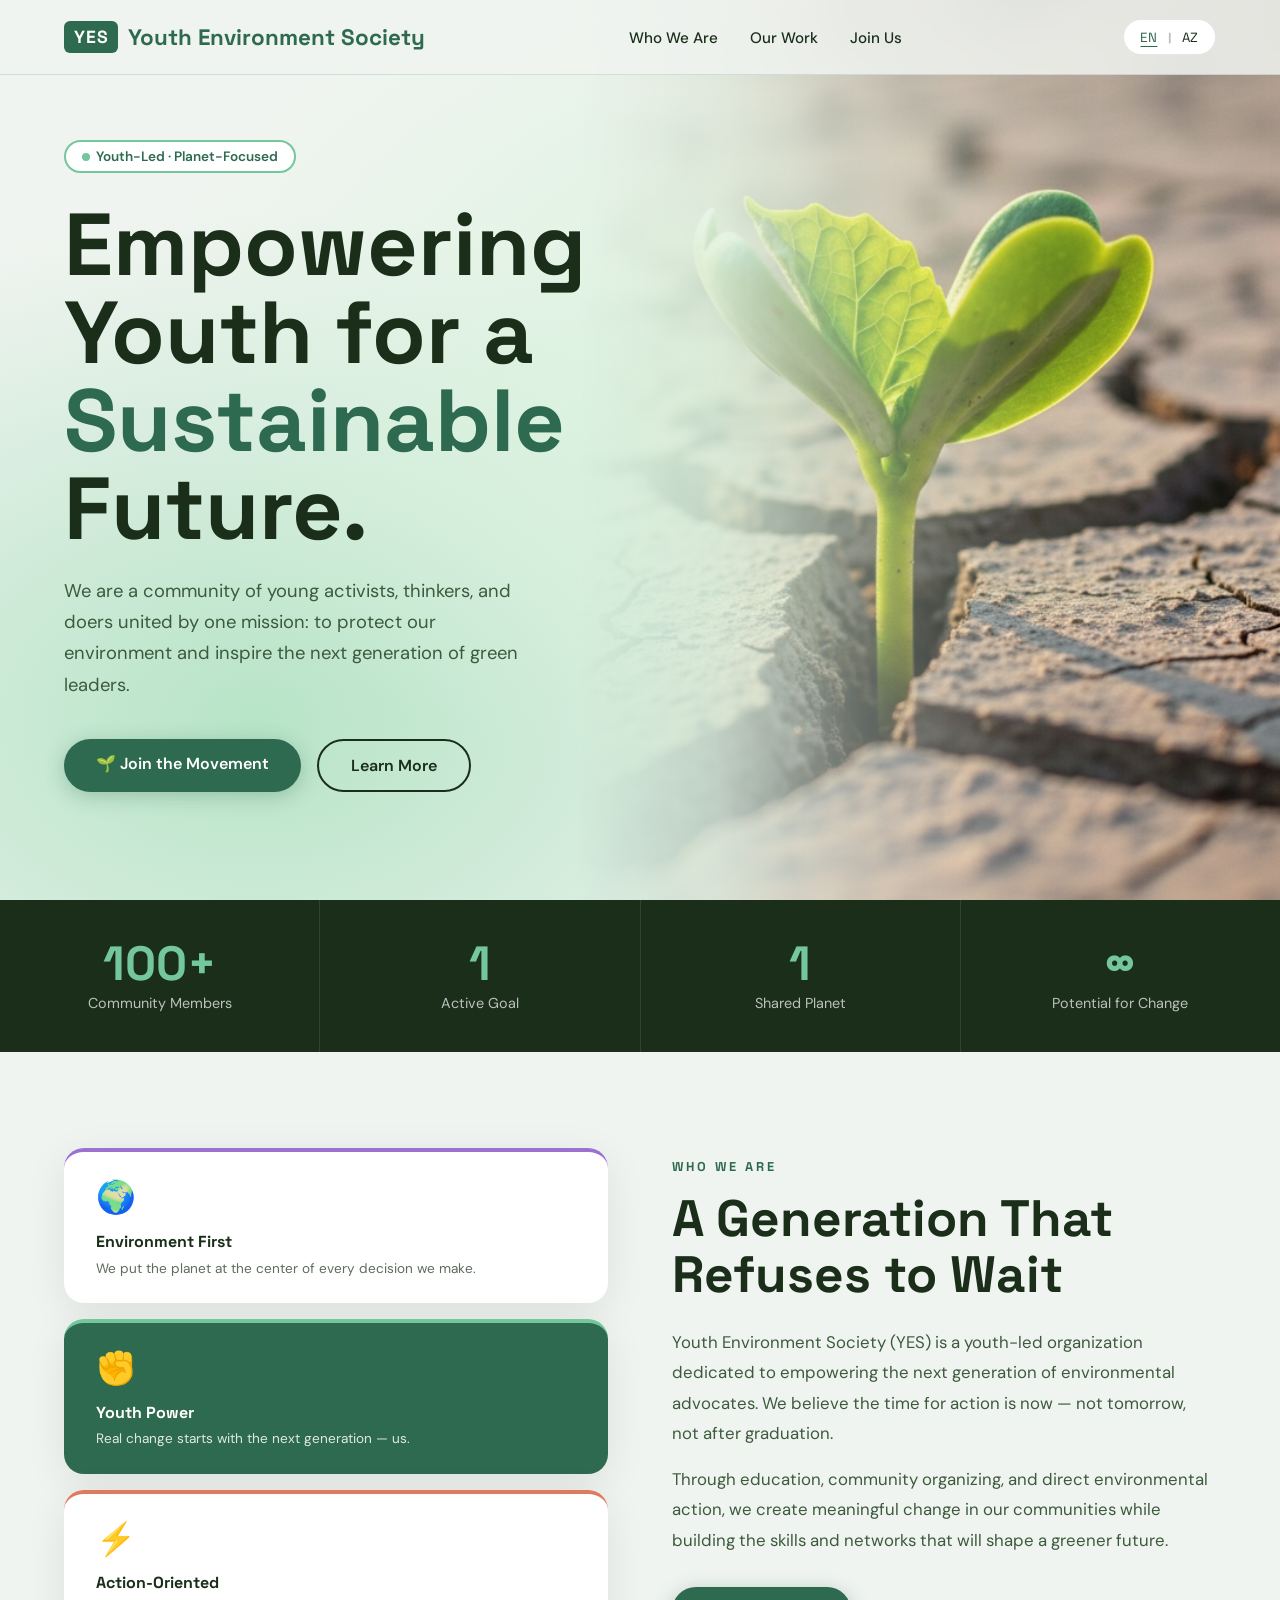
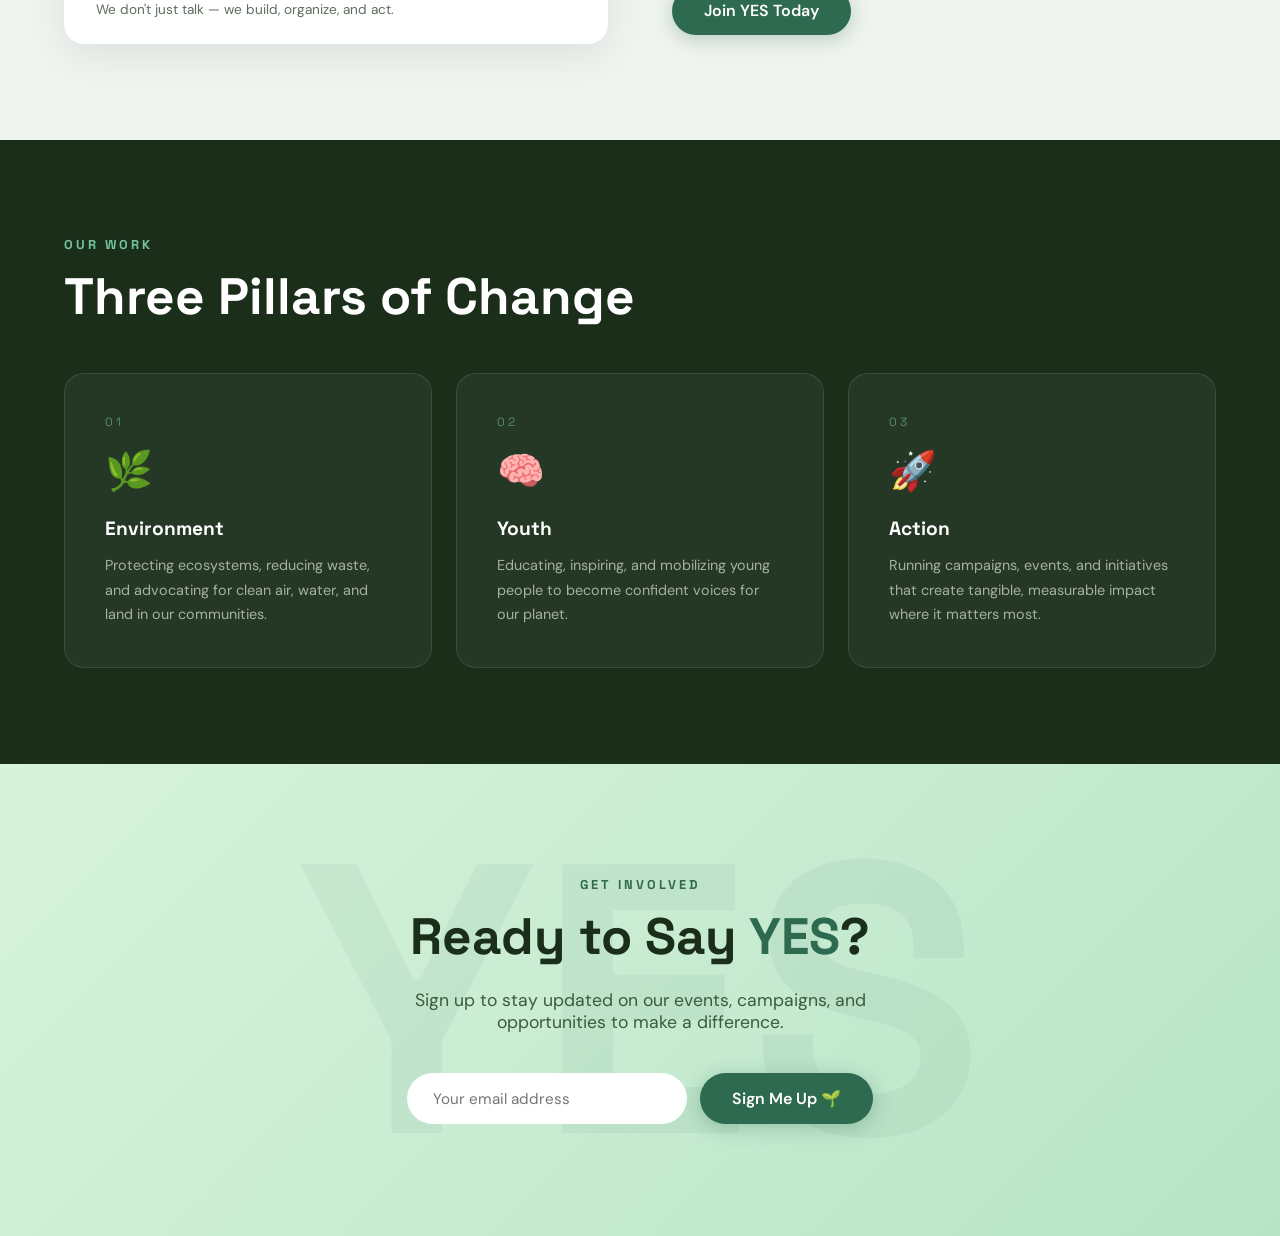
<file: Sayt component/index.html>
<!DOCTYPE html>
<html lang="en">

<head>
  <meta charset="UTF-8">
  <meta name="viewport" content="width=device-width, initial-scale=1.0">
  <title>Youth Environment Society — YES</title>
  <link
    href="https://fonts.googleapis.com/css2?family=Space+Grotesk:wght@400;600;700&family=DM+Sans:wght@300;400;500&display=swap"
    rel="stylesheet">
  <style>
    :root {
      --green: #2d6a4f;
      --lime: #74c69d;
      --bright: #b7e4c7;
      --yellow: #f4d35e;
      --pink: #e07a5f;
      --purple: #9b72cf;
      --bg: #f0f4f0;
      --dark: #1a2e1a;
    }

    * {
      margin: 0;
      padding: 0;
      box-sizing: border-box;
    }

    html {
      scroll-behavior: smooth;
    }

    body {
      font-family: 'DM Sans', sans-serif;
      background: var(--bg);
      color: var(--dark);
      overflow-x: hidden;
    }

    /* NAV */
    nav {
      position: fixed;
      top: 0;
      width: 100%;
      z-index: 100;
      display: flex;
      align-items: center;
      justify-content: space-between;
      padding: 1.2rem 5%;
      background: rgba(240, 244, 240, 0.85);
      backdrop-filter: blur(12px);
      border-bottom: 1px solid rgba(45, 106, 79, 0.15);
    }

    .logo {
      display: flex;
      align-items: center;
      gap: 0.6rem;
      font-family: 'Space Grotesk', sans-serif;
      font-weight: 800;
      font-size: 1.4rem;
      color: var(--green);
      text-decoration: none;
    }

    .logo-badge {
      background: var(--green);
      color: white;
      padding: 0.3rem 0.6rem;
      border-radius: 6px;
      font-size: 1.1rem;
      letter-spacing: 1px;
    }

    .nav-links {
      display: flex;
      gap: 2rem;
      list-style: none;
    }

    .nav-links a {
      font-size: 0.95rem;
      color: var(--dark);
      text-decoration: none;
      font-weight: 500;
      transition: color 0.2s;
    }

    .nav-links a:hover {
      color: var(--green);
    }

    .nav-cta {
      background: var(--green);
      color: white;
      padding: 0.6rem 1.4rem;
      border-radius: 50px;
      font-size: 0.9rem;
      font-weight: 600;
      text-decoration: none;
      transition: background 0.2s, transform 0.2s;
    }

    .lang-switch {
      display: flex;
      align-items: center;
      gap: 0.4rem;
      font-size: 0.8rem;
      font-weight: 700;
      background: white;
      padding: 0.4rem 0.8rem;
      border-radius: 50px;
      border: 1px solid rgba(45, 106, 79, 0.15);
      margin-left: 1rem;
    }

    .lang-switch button {
      background: none;
      border: none;
      color: var(--dark);
      cursor: pointer;
      padding: 2px 4px;
      transition: color 0.2s;
      font-family: 'Space Grotesk', sans-serif;
    }

    .lang-switch button.active {
      color: var(--green);
      text-decoration: underline;
      text-underline-offset: 4px;
    }

    .lang-switch button:hover:not(.active) {
      color: var(--green);
      opacity: 0.7;
    }

    .lang-divider {
      opacity: 0.3;
      user-select: none;
    }

    /* HERO */
    .hero {
      min-height: 100vh;
      display: flex;
      align-items: center;
      padding: 6rem 5% 4rem;
      position: relative;
      overflow: hidden;
    }

    .hero-bg {
      position: absolute;
      inset: 0;
      z-index: 0;
      background: radial-gradient(ellipse at 70% 40%, #d8f3dc 0%, transparent 60%),
        radial-gradient(ellipse at 20% 80%, #b7e4c7 0%, transparent 50%);
    }

    /* ── PLANT IMAGE (v2 only) ── */
    .hero-plant {
      position: absolute;
      right: 0;
      top: 0;
      height: 100%;
      width: 55%;
      z-index: 1;
      pointer-events: none;
    }

    .hero-plant img {
      position: absolute;
      right: 0;
      top: 0;
      height: 100%;
      width: 100%;
      object-fit: cover;
      object-position: center top;
      /* fade from transparent on left → fully visible on right */
      -webkit-mask-image: linear-gradient(to right, transparent 0%, rgba(0, 0, 0, 0.15) 20%, rgba(0, 0, 0, 0.55) 40%, rgba(0, 0, 0, 0.85) 65%, black 100%);
      mask-image: linear-gradient(to right, transparent 0%, rgba(0, 0, 0, 0.15) 20%, rgba(0, 0, 0, 0.55) 40%, rgba(0, 0, 0, 0.85) 65%, black 100%);
    }



    .hero-content {
      position: relative;
      z-index: 2;
      max-width: 620px;
    }

    .hero-tag {
      display: inline-flex;
      align-items: center;
      gap: 0.4rem;
      background: white;
      border: 2px solid var(--lime);
      padding: 0.35rem 1rem;
      border-radius: 50px;
      font-size: 0.85rem;
      font-weight: 600;
      color: var(--green);
      margin-bottom: 1.8rem;
      animation: fadeUp 0.7s ease both;
    }

    .hero-tag span {
      width: 8px;
      height: 8px;
      background: var(--lime);
      border-radius: 50%;
      display: inline-block;
    }

    h1 {
      font-family: 'Space Grotesk', sans-serif;
      font-size: clamp(3rem, 7vw, 5.5rem);
      font-weight: 800;
      line-height: 1.0;
      color: var(--dark);
      margin-bottom: 1.4rem;
      animation: fadeUp 0.7s 0.1s ease both;
    }

    h1 em {
      color: var(--green);
      font-style: normal;
    }

    .hero-sub {
      font-size: 1.15rem;
      line-height: 1.7;
      color: #3d5a3d;
      max-width: 480px;
      margin-bottom: 2.4rem;
      animation: fadeUp 0.7s 0.2s ease both;
    }

    .hero-btns {
      display: flex;
      gap: 1rem;
      flex-wrap: wrap;
      animation: fadeUp 0.7s 0.3s ease both;
    }

    .btn-primary {
      background: var(--green);
      color: white;
      padding: 0.85rem 2rem;
      border-radius: 50px;
      font-weight: 600;
      font-size: 1rem;
      text-decoration: none;
      transition: transform 0.2s, box-shadow 0.2s;
      box-shadow: 0 4px 20px rgba(45, 106, 79, 0.3);
    }

    .btn-primary:hover {
      transform: translateY(-3px);
      box-shadow: 0 8px 30px rgba(45, 106, 79, 0.4);
    }

    .btn-secondary {
      background: transparent;
      color: var(--dark);
      padding: 0.85rem 2rem;
      border-radius: 50px;
      font-weight: 600;
      font-size: 1rem;
      text-decoration: none;
      border: 2px solid var(--dark);
      transition: background 0.2s, color 0.2s;
    }

    .btn-secondary:hover {
      background: var(--dark);
      color: white;
    }

    @keyframes fadeUp {
      from {
        opacity: 0;
        transform: translateY(24px);
      }

      to {
        opacity: 1;
        transform: translateY(0);
      }
    }

    /* STATS */
    .stats {
      display: flex;
      gap: 0;
      flex-wrap: wrap;
      background: var(--dark);
      color: white;
      padding: 0;
    }

    .stat {
      flex: 1;
      min-width: 200px;
      padding: 2.5rem 3rem;
      border-right: 1px solid rgba(255, 255, 255, 0.1);
      text-align: center;
      transition: background 0.3s;
    }

    .stat:last-child {
      border-right: none;
    }

    .stat:hover {
      background: var(--green);
    }

    .stat-number {
      font-family: 'Space Grotesk', sans-serif;
      font-size: 3rem;
      font-weight: 800;
      color: var(--lime);
      line-height: 1;
    }

    .stat-label {
      font-size: 0.9rem;
      opacity: 0.7;
      margin-top: 0.4rem;
    }

    /* WHO WE ARE */
    .section {
      padding: 6rem 5%;
    }

    .section-tag {
      font-family: 'Space Grotesk', sans-serif;
      font-weight: 700;
      font-size: 0.8rem;
      letter-spacing: 3px;
      text-transform: uppercase;
      color: var(--green);
      margin-bottom: 1rem;
    }

    .section-title {
      font-family: 'Space Grotesk', sans-serif;
      font-weight: 800;
      font-size: clamp(2rem, 4vw, 3.2rem);
      line-height: 1.1;
      color: var(--dark);
      margin-bottom: 1.5rem;
    }

    .who-grid {
      display: grid;
      grid-template-columns: 1fr 1fr;
      gap: 4rem;
      align-items: center;
    }

    .who-visual {
      display: flex;
      flex-direction: column;
      gap: 1rem;
    }

    .who-card {
      background: white;
      border-radius: 20px;
      padding: 1.5rem 2rem;
      box-shadow: 0 10px 40px rgba(0, 0, 0, 0.08);
    }

    .wc1 {
      border-top: 4px solid var(--purple);
    }

    .wc2 {
      border-top: 4px solid var(--pink);
    }

    .wc3 {
      border-top: 4px solid var(--lime);
      background: var(--green);
      color: white;
    }

    .wc-icon {
      font-size: 2rem;
      margin-bottom: 0.8rem;
    }

    .wc-title {
      font-family: 'Space Grotesk', sans-serif;
      font-weight: 700;
      font-size: 1rem;
      margin-bottom: 0.4rem;
    }

    .wc-desc {
      font-size: 0.85rem;
      opacity: 0.7;
      line-height: 1.5;
    }

    .wc3 .wc-desc {
      opacity: 0.85;
    }

    .who-text p {
      font-size: 1.05rem;
      line-height: 1.8;
      color: #3d5a3d;
      margin-bottom: 1rem;
    }

    /* PILLARS */
    .pillars {
      background: var(--dark);
    }

    .pillars .section-title {
      color: white;
    }

    .pillars .section-tag {
      color: var(--lime);
    }

    .pillars-grid {
      display: grid;
      grid-template-columns: repeat(3, 1fr);
      gap: 1.5rem;
      margin-top: 3rem;
    }

    .pillar {
      background: rgba(255, 255, 255, 0.05);
      border: 1px solid rgba(255, 255, 255, 0.1);
      border-radius: 20px;
      padding: 2.5rem;
      transition: background 0.3s, transform 0.3s;
      cursor: default;
    }

    .pillar:hover {
      background: rgba(116, 198, 157, 0.12);
      transform: translateY(-6px);
    }

    .pillar-num {
      font-family: 'Space Grotesk', sans-serif;
      font-size: 0.75rem;
      letter-spacing: 3px;
      color: var(--lime);
      opacity: 0.6;
      margin-bottom: 1rem;
    }

    .pillar-icon {
      font-size: 2.4rem;
      margin-bottom: 1.2rem;
    }

    .pillar h3 {
      font-family: 'Space Grotesk', sans-serif;
      font-weight: 700;
      font-size: 1.2rem;
      color: white;
      margin-bottom: 0.8rem;
    }

    .pillar p {
      font-size: 0.9rem;
      color: rgba(255, 255, 255, 0.6);
      line-height: 1.7;
    }

    /* JOIN */
    .join {
      text-align: center;
      padding: 7rem 5%;
      background: linear-gradient(135deg, #d8f3dc 0%, #b7e4c7 100%);
      position: relative;
      overflow: hidden;
    }

    .join::before {
      content: 'YES';
      position: absolute;
      font-family: 'Space Grotesk', sans-serif;
      font-weight: 800;
      font-size: 30vw;
      color: rgba(45, 106, 79, 0.06);
      top: 50%;
      left: 50%;
      transform: translate(-50%, -50%);
      white-space: nowrap;
      pointer-events: none;
    }

    .join .section-title {
      position: relative;
    }

    .join p {
      font-size: 1.1rem;
      color: #3d5a3d;
      max-width: 500px;
      margin: 0 auto 2.5rem;
      position: relative;
    }

    .join-form {
      display: flex;
      gap: 0.8rem;
      justify-content: center;
      flex-wrap: wrap;
      position: relative;
    }

    .join-form input {
      padding: 0.85rem 1.5rem;
      border-radius: 50px;
      border: 2px solid transparent;
      background: white;
      font-family: 'DM Sans', sans-serif;
      font-size: 0.95rem;
      width: 280px;
      outline: none;
      transition: border-color 0.2s;
    }

    .join-form input:focus {
      border-color: var(--green);
    }

    .join-form button {
      background: var(--green);
      color: white;
      padding: 0.85rem 2rem;
      border-radius: 50px;
      font-weight: 600;
      font-size: 1rem;
      border: none;
      cursor: pointer;
      font-family: 'DM Sans', sans-serif;
      transition: transform 0.2s, box-shadow 0.2s;
      box-shadow: 0 4px 20px rgba(45, 106, 79, 0.3);
    }

    .join-form button:hover:not(:disabled) {
      transform: translateY(-3px);
      box-shadow: 0 8px 30px rgba(45, 106, 79, 0.4);
    }

    .join-form button:disabled {
      opacity: 0.65;
      cursor: not-allowed;
    }

    .form-msg {
      width: 100%;
      text-align: center;
      font-size: 0.95rem;
      font-weight: 600;
      margin-top: 0.8rem;
      padding: 0.6rem 1.2rem;
      border-radius: 50px;
      display: none;
    }

    .form-msg.success {
      background: rgba(45, 106, 79, 0.12);
      color: var(--green);
      display: block;
    }

    .form-msg.error {
      background: rgba(224, 122, 95, 0.15);
      color: #b94a2c;
      display: block;
    }

    .form-msg.dup {
      background: rgba(244, 211, 94, 0.3);
      color: #7a6200;
      display: block;
    }

    /* FOOTER */
    footer {
      background: var(--dark);
      color: white;
      padding: 3rem 5%;
      text-align: center;
    }

    .footer-logo {
      font-family: 'Space Grotesk', sans-serif;
      font-weight: 800;
      font-size: 2rem;
      color: var(--lime);
      margin-bottom: 1rem;
    }

    footer p {
      opacity: 0.5;
      font-size: 0.9rem;
    }

    .social-links {
      display: flex;
      justify-content: center;
      gap: 1.2rem;
      margin: 1.5rem 0;
      list-style: none;
    }

    .social-links a {
      width: 46px;
      height: 46px;
      border-radius: 50%;
      border: 1px solid rgba(255, 255, 255, 0.2);
      display: flex;
      align-items: center;
      justify-content: center;
      color: white;
      text-decoration: none;
      transition: background 0.2s, border-color 0.2s, transform 0.2s;
    }

    .social-links a:hover {
      background: rgba(225, 48, 108, 0.25);
      border-color: #e1306c;
      transform: scale(1.12);
    }

    .social-links a.linkedin:hover {
      background: rgba(0, 119, 181, 0.25);
      border-color: #0077b5;
    }

    .social-links a svg {
      width: 22px;
      height: 22px;
    }

    /* ─── RESPONSIVE ──────────────────────────────────── */

    /* Tablet – 1024px */
    @media (max-width: 1024px) {
      .who-grid {
        gap: 2.5rem;
      }

      .wc1 {
        width: 200px;
      }

      .wc2 {
        width: 190px;
      }

      .wc3 {
        width: 180px;
      }

      .pillars-grid {
        grid-template-columns: repeat(2, 1fr);
      }

      h1 {
        font-size: clamp(2.4rem, 6vw, 4.5rem);
      }

      .hero-plant {
        width: 48%;
      }
    }

    /* Mobile – 768px */
    @media (max-width: 768px) {

      /* NAV */
      nav {
        padding: 1rem 4%;
        gap: 0.5rem;
      }

      .nav-links {
        display: none;
      }

      .logo {
        font-size: 1.1rem;
      }

      .nav-cta {
        padding: 0.5rem 1rem;
        font-size: 0.82rem;
      }

      /* HERO */
      .hero {
        padding: 5rem 4% 3rem;
        min-height: auto;
      }

      .hero-content {
        max-width: 100%;
      }

      /* Plant hidden on small screens so it doesn't crowd text */
      .hero-plant {
        display: none;
      }

      h1 {
        font-size: clamp(2rem, 8vw, 3.2rem);
        line-height: 1.1;
      }

      .hero-sub {
        font-size: 1rem;
        max-width: 100%;
      }

      .hero-btns {
        flex-direction: column;
        align-items: flex-start;
        gap: 0.75rem;
      }

      .btn-primary,
      .btn-secondary {
        width: 100%;
        text-align: center;
        padding: 0.8rem 1.5rem;
        font-size: 0.95rem;
      }



      /* STATS */
      .stat {
        flex: 1 1 50%;
        min-width: 0;
        padding: 1.8rem 1.5rem;
        border-right: none;
        border-bottom: 1px solid rgba(255, 255, 255, 0.1);
      }

      .stat-number {
        font-size: 2.2rem;
      }

      /* WHO WE ARE */
      .section {
        padding: 4rem 4%;
      }

      .who-grid {
        grid-template-columns: 1fr;
        gap: 2rem;
      }

      .who-visual {
        margin-bottom: 1rem;
      }

      /* PILLARS */
      .pillars-grid {
        grid-template-columns: 1fr;
        gap: 1rem;
        margin-top: 2rem;
      }

      .pillar {
        padding: 1.8rem;
      }

      /* JOIN */
      .join {
        padding: 5rem 4%;
      }

      .join-form {
        flex-direction: column;
        align-items: center;
      }

      .join-form input {
        width: 100%;
        max-width: 360px;
      }

      .join-form .btn-primary {
        width: 100%;
        max-width: 360px;
        text-align: center;
      }

      /* FOOTER */
      footer {
        padding: 2.5rem 4%;
      }
    }

    /* Small mobile – 480px */
    @media (max-width: 480px) {
      nav {
        padding: 0.9rem 4%;
      }

      .logo-badge {
        font-size: 0.9rem;
        padding: 0.2rem 0.45rem;
      }

      .logo {
        font-size: 0.95rem;
        gap: 0.4rem;
      }

      .nav-cta {
        font-size: 0.78rem;
        padding: 0.45rem 0.8rem;
      }

      h1 {
        font-size: clamp(1.7rem, 9vw, 2.6rem);
      }

      .section-title {
        font-size: clamp(1.5rem, 6vw, 2rem);
      }

      .stat {
        flex: 1 1 100%;
      }

      .stat-number {
        font-size: 2rem;
      }

      .pillar {
        padding: 1.4rem;
      }

      .footer-logo {
        font-size: 1.5rem;
      }
    }
  </style>
</head>

<body>

  <!-- NAV -->
  <nav>
    <a class="logo" href="#">
      <span class="logo-badge">YES</span>
      <span data-i18n="logo_text">Youth Environment Society</span>
    </a>
    <ul class="nav-links">
      <li><a href="#about" data-i18n="nav_about">Who We Are</a></li>
      <li><a href="#pillars" data-i18n="nav_pillars">Our Work</a></li>
      <li><a href="#join" data-i18n="nav_join">Join Us</a></li>
    </ul>
    <div class="lang-switch">
      <button onclick="setLang('en')" id="lang-en" class="active">EN</button>
      <span class="lang-divider">|</span>
      <button onclick="setLang('az')" id="lang-az">AZ</button>
    </div>
  </nav>

  <!-- HERO -->
  <section class="hero">
    <div class="hero-bg"></div>

    <!-- Plant image: right side, fades toward left -->
    <div class="hero-plant">
      <img src="plant image.png" alt="Green plant">
    </div>



    <div class="hero-content">
      <div class="hero-tag" data-i18n="hero_tag">
        <span></span> Youth-Led · Planet-Focused
      </div>
      <h1 data-i18n="hero_title">Empowering Youth for a <em>Sustainable</em> Future.</h1>
      <p class="hero-sub" data-i18n="hero_sub">We are a community of young activists, thinkers, and doers united by one mission: to protect
        our environment and inspire the next generation of green leaders.</p>
      <div class="hero-btns">
        <a href="#join" class="btn-primary" data-i18n="btn_join">🌱 Join the Movement</a>
        <a href="#about" class="btn-secondary" data-i18n="btn_learn">Learn More</a>
      </div>
    </div>
  </section>

  <!-- STATS -->
  <div class="stats">
    <div class="stat">
      <div class="stat-number">100+</div>
      <div class="stat-label" data-i18n="stat_1_label">Community Members</div>
    </div>
    <div class="stat">
      <div class="stat-number">1</div>
      <div class="stat-label" data-i18n="stat_2_label">Active Goal</div>
    </div>
    <div class="stat">
      <div class="stat-number">1</div>
      <div class="stat-label" data-i18n="stat_3_label">Shared Planet</div>
    </div>
    <div class="stat">
      <div class="stat-number">∞</div>
      <div class="stat-label" data-i18n="stat_4_label">Potential for Change</div>
    </div>
  </div>

  <!-- WHO WE ARE -->
  <section class="section" id="about">
    <div class="who-grid">
      <div class="who-visual">
        <div class="who-card wc1">
          <div class="wc-icon">🌍</div>
          <div class="wc-title" data-i18n="card_1_title">Environment First</div>
          <div class="wc-desc" data-i18n="card_1_desc">We put the planet at the center of every decision we make.</div>
        </div>
        <div class="who-card wc3">
          <div class="wc-icon">✊</div>
          <div class="wc-title" data-i18n="card_2_title">Youth Power</div>
          <div class="wc-desc" data-i18n="card_2_desc">Real change starts with the next generation — us.</div>
        </div>
        <div class="who-card wc2">
          <div class="wc-icon">⚡</div>
          <div class="wc-title" data-i18n="card_3_title">Action-Oriented</div>
          <div class="wc-desc" data-i18n="card_3_desc">We don't just talk — we build, organize, and act.</div>
        </div>
      </div>

      <div class="who-text">
        <div class="section-tag" data-i18n="who_tag">Who We Are</div>
        <h2 class="section-title" data-i18n="who_title">A Generation That Refuses to Wait</h2>
        <p data-i18n="who_p1">Youth Environment Society (YES) is a youth-led organization dedicated to empowering the next generation of
          environmental advocates. We believe the time for action is now — not tomorrow, not after graduation.</p>
        <p data-i18n="who_p2">Through education, community organizing, and direct environmental action, we create meaningful change in our
          communities while building the skills and networks that will shape a greener future.</p>
        <a href="#join" class="btn-primary" style="display:inline-block; margin-top: 1rem;" data-i18n="who_btn">Join YES Today</a>
      </div>
    </div>
  </section>

  <!-- PILLARS -->
  <section class="section pillars" id="pillars">
    <div class="section-tag" data-i18n="nav_pillars">Our Work</div>
    <h2 class="section-title" data-i18n="pillars_title">Three Pillars of Change</h2>

    <div class="pillars-grid">
      <div class="pillar">
        <div class="pillar-num">01</div>
        <div class="pillar-icon">🌿</div>
        <h3 data-i18n="pillar_1_title">Environment</h3>
        <p data-i18n="pillar_1_desc">Protecting ecosystems, reducing waste, and advocating for clean air, water, and land in our communities.</p>
      </div>
      <div class="pillar">
        <div class="pillar-num">02</div>
        <div class="pillar-icon">🧠</div>
        <h3 data-i18n="pillar_2_title">Youth</h3>
        <p data-i18n="pillar_2_desc">Educating, inspiring, and mobilizing young people to become confident voices for our planet.</p>
      </div>
      <div class="pillar">
        <div class="pillar-num">03</div>
        <div class="pillar-icon">🚀</div>
        <h3 data-i18n="pillar_3_title">Action</h3>
        <p data-i18n="pillar_3_desc">Running campaigns, events, and initiatives that create tangible, measurable impact where it matters most.</p>
      </div>
    </div>
  </section>

  <!-- JOIN -->
  <section class="join" id="join">
    <div class="section-tag" style="position:relative" data-i18n="join_tag">Get Involved</div>
    <h2 class="section-title" data-i18n="join_title">Ready to Say <em style="color:var(--green); font-style:normal">YES</em>?</h2>
    <p data-i18n="join_sub">Sign up to stay updated on our events, campaigns, and opportunities to make a difference.</p>
    <form id="email-form" class="join-form" onsubmit="submitEmail(event)">
      <input id="email-input" type="email" placeholder="Your email address" data-i18n="join_placeholder" required>
      <button id="signup-btn" type="submit" data-i18n="join_btn">Sign Me Up 🌱</button>
      <div id="form-msg" class="form-msg"></div>
    </form>
  </section>

  <script>
    // ──────────────────────────────────────────────────
    //  1) Google Apps Script'i deploy ettikten sonra
    //     aşağıdaki URL'i kendi Web App URL'inle değiştir.
    // ──────────────────────────────────────────────────
    var SCRIPT_URL = 'https://script.google.com/macros/s/AKfycbx7vJfYTrn0TwPUjh1VHbTIdf5WXJiyrzgfD4q2UA2rYT5Gm-bcugdTKAfyQVviraCDTQ/exec';

    function submitEmail(e) {
      e.preventDefault();

      var input = document.getElementById('email-input');
      var email = input.value.trim();
      var msgEl = document.getElementById('form-msg');
      var btn = document.getElementById('signup-btn');

      // 1) Enforce @gmail.com only
      if (!email.toLowerCase().endsWith('@gmail.com')) {
        showMsg(msgEl, '⚠️ Only @gmail.com addresses are accepted.', 'error');
        return;
      }

      btn.disabled = true;
      btn.textContent = 'Joining...';
      showMsg(msgEl, '', '');

      fetch(SCRIPT_URL, {
        method: 'POST',
        mode: 'no-cors',
        cache: 'no-cache',
        headers: { 'Content-Type': 'application/json' },
        body: JSON.stringify({ email: email })
      })
        .then(function () {
          // Since it's no-cors, we assume success if it doesn't catch.
          showPopup('🌱 Successfully added to our community!');
          input.value = '';
          showMsg(msgEl, '', '');
        })
        .catch(function () {
          showMsg(msgEl, '⚠️ Connection issue. But we might have received it!', 'error');
        })
        .finally(function () {
          btn.disabled = false;
          btn.textContent = 'Sign Me Up 🌱';
        });
    }

    function showMsg(el, text, type) {
      el.textContent = text;
      el.className = 'form-msg ' + type;
    }

    function showPopup(message) {
      var popup = document.createElement('div');
      popup.className = 'toast-popup';
      popup.innerHTML = `
        <div class="toast-content">
          <span class="toast-icon">✅</span>
          <span class="toast-text">${message}</span>
        </div>
      `;
      document.body.appendChild(popup);

      setTimeout(() => popup.classList.add('show'), 100);
      setTimeout(() => {
        popup.classList.remove('show');
        setTimeout(() => popup.remove(), 400);
      }, 4000);
    }

    document.getElementById('email-form').addEventListener('submit', submitEmail);

    // ──────────────────────────────────────────────────
    //  2) Multi-Language Support (EN/AZ)
    // ──────────────────────────────────────────────────
    var translations = {
      en: {
        nav_about: "Who We Are",
        nav_pillars: "Our Work",
        nav_join: "Join Us",
        hero_tag: "<span></span> Youth-Led · Planet-Focused",
        hero_title: "Empowering Youth for a <em>Sustainable</em> Future.",
        hero_sub: "We are a community of young activists, thinkers, and doers united by one mission: to protect our environment and inspire the next generation of green leaders.",
        btn_join: "🌱 Join the Movement",
        btn_learn: "Learn More",
        stat_1_label: "Community Members",
        stat_2_label: "Active Goal",
        stat_3_label: "Shared Planet",
        stat_4_label: "Potential for Change",
        card_1_title: "Environment First",
        card_1_desc: "We put the planet at the center of every decision we make.",
        card_2_title: "Youth Power",
        card_2_desc: "Real change starts with the next generation — us.",
        card_3_title: "Action-Oriented",
        card_3_desc: "We don't just talk — we build, organize, and act.",
        who_tag: "Who We Are",
        who_title: "A Generation That Refuses to Wait",
        who_p1: "Youth Environment Society (YES) is a youth-led organization dedicated to empowering the next generation of environmental advocates. We believe the time for action is now — not tomorrow, not after graduation.",
        who_p2: "Through education, community organizing, and direct environmental action, we create meaningful change in our communities while building the skills and networks that will shape a greener future.",
        who_btn: "Join YES Today",
        pillars_title: "Three Pillars of Change",
        pillar_1_title: "Environment",
        pillar_1_desc: "Protecting ecosystems, reducing waste, and advocating for clean air, water, and land in our communities.",
        pillar_2_title: "Youth",
        pillar_2_desc: "Educating, inspiring, and mobilizing young people to become confident voices for our planet.",
        pillar_3_title: "Action",
        pillar_3_desc: "Running campaigns, events, and initiatives that create tangible, measurable impact where it matters most.",
        join_tag: "Get Involved",
        join_title: "Ready to Say <em style='color:var(--green); font-style:normal'>YES</em>?",
        join_sub: "Sign up to stay updated on our events, campaigns, and opportunities to make a difference.",
        join_placeholder: "Your email address",
        join_btn: "Sign Me Up 🌱",
        footer_logo: "Follow Us",
        footer_p: "© 2026 Youth Environment Society. Empowering youth for a sustainable future.",
        logo_text: "Youth Environment Society"
      },
      az: {
        nav_about: "Biz Kimik",
        nav_pillars: "Bizim İşimiz",
        nav_join: "Bəs Sən?",
        hero_tag: "<span></span> Gənclər Tərəfindən İdarə Olunan · Planet Fokuslu",
        hero_title: "Davamlı Gələcək Üçün Gəncləri <em>Gücləndiririk</em>.",
        hero_sub: "Biz ətraf mühiti qorumaq və gələcək nəsil yaşıl liderləri ruhlandırmaq üçün birləşmiş gənc fəallar, düşünənlər və icraçılar icmasıyıq.",
        btn_join: "🌱 Hərəkata Qoşulun",
        btn_learn: "Daha Ətraflı",
        stat_1_label: "İcma Üzvü",
        stat_2_label: "Aktiv Məqsəd",
        stat_3_label: "Ortaq Planet",
        stat_4_label: "Dəyişiklik Potensialı",
        card_1_title: "Əvvəlcə Planet",
        card_1_desc: "Verdiyimiz hər qərarın mərkəzində planeti saxlayırıq.",
        card_2_title: "Gənclərin Gücü",
        card_2_desc: "Real dəyişiklik gələcək nəsildən — bizdən başlayır.",
        card_3_title: "Fəaliyyətə Yönəlmiş",
        card_3_desc: "Biz sadəcə danışmırıq - biz qururuq, təşkil edirik və hərəkət edirik.",
        who_tag: "Biz Kimik",
        who_title: "Gözləməkdən İmtina Edən Bir Nəsil",
        who_p1: "YES gələcək nəsil ətraf mühit tərəfdarlarını gücləndirməyə həsr olunmuş, gənclər tərəfindən idarə olunan bir təşkilatdır. Biz inanırıq ki, hərəkət etmək vaxtı indi gəlib - sabah yox, məzuniyyətdən sonra yox.",
        who_p2: "Təhsil, icma təşkili və birbaşa ekoloji fəaliyyət vasitəsilə biz icmalarımızda mənalı dəyişikliklər yaradırıq, eyni zamanda yaşıl gələcəyi formalaşdıracaq bacarıq və şəbəkələr qururuq.",
        who_btn: "YES-ə Bu Gün Qoşulun",
        pillars_title: "Dəyişikliyin Üç Sütunu",
        pillar_1_title: "Ətraf Mühit",
        pillar_1_desc: "İcmalarımızda ekosistemlərin qorunması, tullantıların azaldılması və təmiz hava, su və torpaq üçün mübarizə aparmaq.",
        pillar_2_title: "Gənclik",
        pillar_2_desc: "Gəncləri təhsil vermək, ruhlandırmaq və planetimiz üçün inamlı səslərə çevrilmək üçün hərəkətə keçirmək.",
        pillar_3_title: "Fəaliyyət",
        pillar_3_desc: "Ən çox ehtiyac duyulan yerlərdə maddi, ölçülə bilən təsir yaradan kampaniyalar, tədbirlər və təşəbbüslər həyata keçirmək.",
        join_tag: "İştirak Et",
        join_title: "YES Deməyə <em style='color:var(--green); font-style:normal'>Hazırsınız</em>?",
        join_sub: "Tədbirlərimiz, kampaniyalarımız və dəyişiklik yaratmaq imkanlarımızdan xəbərdar olmaq üçün qeydiyyatdan keçin.",
        join_placeholder: "Email ünvanınız",
        join_btn: "Məni Qeydiyyata Al 🌱",
        footer_logo: "Bizi İzləyin",
        footer_p: "© 2026 Youth Environment Society. Davamlı gələcək üçün gənclərin gücləndirilməsi.",
        logo_text: "Gənclərin Ekoloji Cəmiyyəti"
      }
    };

    function setLang(lang) {
      localStorage.setItem('yes_lang', lang);
      applyLanguage(lang);
    }

    function applyLanguage(lang) {
      document.querySelectorAll('[data-i18n]').forEach(function(el) {
        var key = el.getAttribute('data-i18n');
        if (translations[lang] && translations[lang][key]) {
          if (el.tagName === 'INPUT') {
            el.placeholder = translations[lang][key];
          } else {
            el.innerHTML = translations[lang][key];
          }
        }
      });

      // Update active state in switcher
      document.querySelectorAll('.lang-switch button').forEach(function(btn) {
        btn.classList.remove('active');
      });
      document.getElementById('lang-' + lang).classList.add('active');
      document.documentElement.lang = lang;
    }

    // Load saved language
    var savedLang = localStorage.getItem('yes_lang') || 'en';
    applyLanguage(savedLang);

  <style>
    /* Toast Popup Styling */
    .toast-popup {
      position: fixed;
      bottom: 30px;
      right: 30px;
      background: #ffffff;
      color: #1a2e1a;
      padding: 1rem 1.5rem;
      border-radius: 16px;
      box-shadow: 0 10px 30px rgba(0, 0, 0, 0.15);
      border-left: 5px solid #2d6a4f;
      z-index: 9999;
      transform: translateX(120%);
      transition: transform 0.4s cubic-bezier(0.68, -0.55, 0.265, 1.55);
      font-family: 'DM Sans', sans-serif;
    }
    .toast-popup.show { transform: translateX(0); }
    .toast-content { display: flex; align-items: center; gap: 12px; }
    .toast-icon { font-size: 1.2rem; }
    .toast-text { font-weight: 500; font-size: 0.95rem; }
  </style>

  <!-- FOOTER -->
  <footer>
    <div class="footer-logo" data-i18n="footer_logo">Follow Us</div>
    <ul class="social-links">
      <li>
        <a href="https://www.linkedin.com/company/youth-environment-society-yes/" target="_blank" aria-label="LinkedIn"
          class="linkedin">
          <svg viewBox="0 0 24 24" fill="currentColor" xmlns="http://www.w3.org/2000/svg">
            <path
              d="M19 3a2 2 0 0 1 2 2v14a2 2 0 0 1-2 2H5a2 2 0 0 1-2-2V5a2 2 0 0 1 2-2h14m-.5 15.5v-5.3a3.26 3.26 0 0 0-3.26-3.26c-.85 0-1.84.52-2.32 1.3v-1.11h-2.79v8.37h2.79v-4.93c0-.77.62-1.4 1.39-1.4a1.4 1.4 0 0 1 1.4 1.4v4.93h2.79M6.88 8.56a1.68 1.68 0 0 0 1.68-1.68c0-.93-.75-1.69-1.68-1.69a1.69 1.69 0 0 0-1.69 1.69c0 .93.76 1.68 1.69 1.68m1.39 9.94v-8.37H5.5v8.37h2.77z" />
          </svg>
        </a>
      </li>
      <li>
        <a href="https://www.instagram.com/youthensoc" target="_blank" aria-label="Instagram">
          <svg viewBox="0 0 24 24" fill="none" xmlns="http://www.w3.org/2000/svg">
            <defs>
              <radialGradient id="ig-grad" cx="30%" cy="107%" r="150%">
                <stop offset="0%" stop-color="#fdf497" />
                <stop offset="5%" stop-color="#fdf497" />
                <stop offset="45%" stop-color="#fd5949" />
                <stop offset="60%" stop-color="#d6249f" />
                <stop offset="90%" stop-color="#285AEB" />
              </radialGradient>
            </defs>
            <rect x="2" y="2" width="20" height="20" rx="6" ry="6" fill="url(#ig-grad)" />
            <circle cx="12" cy="12" r="4.5" stroke="white" stroke-width="1.6" fill="none" />
            <circle cx="17.5" cy="6.5" r="1.1" fill="white" />
          </svg>
        </a>
      </li>
    </ul>
    <p data-i18n="footer_p">© 2026 Youth Environment Society. Empowering youth for a sustainable future.</p>
  </footer>

</body>

</html>
</file>
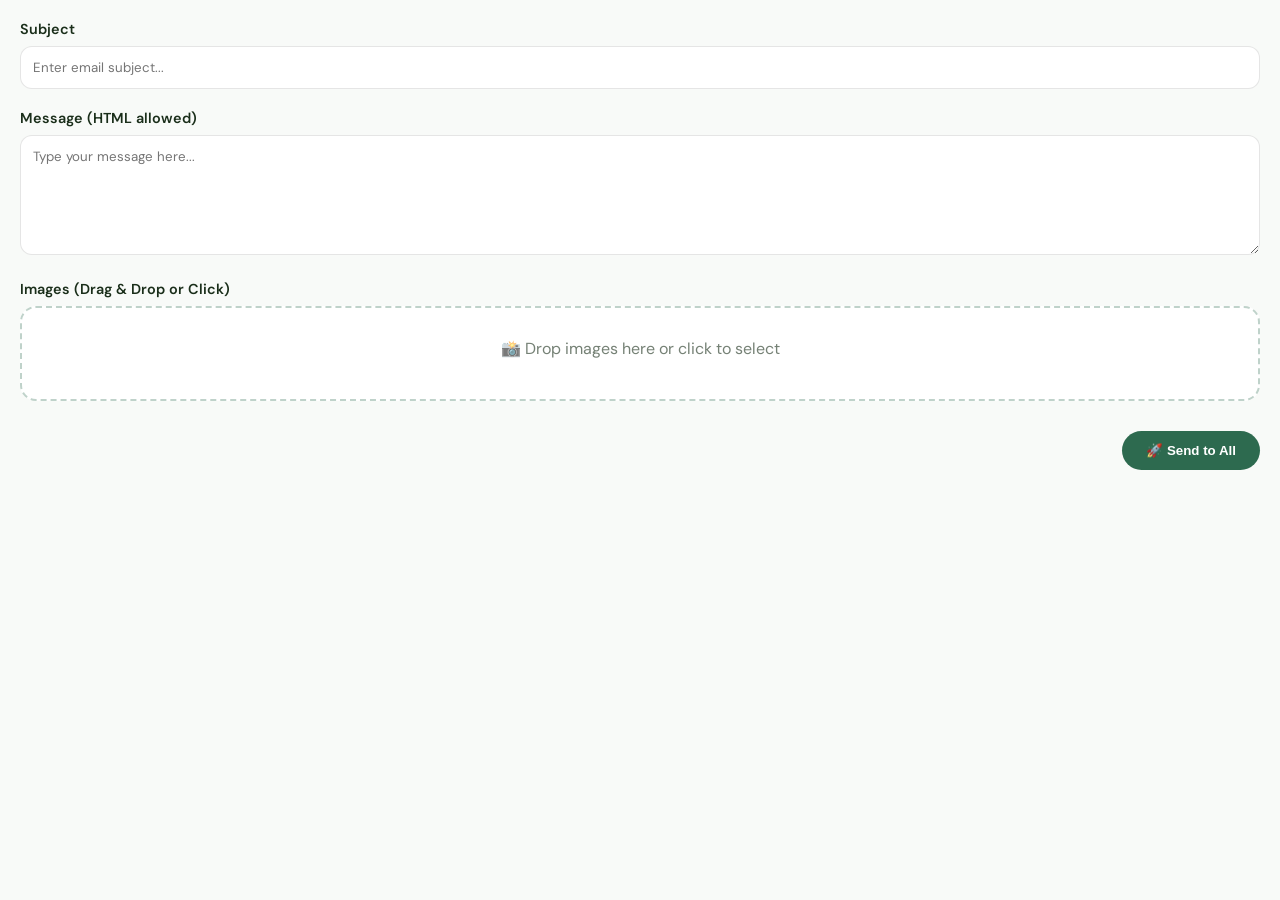
<file: email-dialog.html>
<!DOCTYPE html>
<html>
<head>
  <base target="_top">
  <link href="https://fonts.googleapis.com/css2?family=Space+Grotesk:wght@600&family=DM+Sans:wght@400;500&display=swap" rel="stylesheet">
  <style>
    :root {
      --green: #2d6a4f;
      --bg: #f8faf8;
      --dark: #1a2e1a;
    }
    body {
      font-family: 'DM Sans', sans-serif;
      background: var(--bg);
      color: var(--dark);
      margin: 0;
      padding: 20px;
    }
    .container {
      max-width: 100%;
    }
    .field {
      margin-bottom: 20px;
    }
    label {
      display: block;
      font-weight: 600;
      margin-bottom: 8px;
      font-size: 0.9rem;
    }
    input[type="text"], textarea {
      width: 100%;
      padding: 12px;
      border: 1px solid rgba(0,0,0,0.1);
      border-radius: 12px;
      font-family: inherit;
      box-sizing: border-box;
      outline: none;
      transition: border-color 0.2s;
    }
    input:focus, textarea:focus {
      border-color: var(--green);
    }
    textarea {
      height: 120px;
      resize: vertical;
    }
    
    /* Drop Zone */
    #drop-zone {
      border: 2px dashed rgba(45, 106, 79, 0.3);
      padding: 30px;
      text-align: center;
      border-radius: 16px;
      background: white;
      cursor: pointer;
      transition: all 0.2s;
    }
    #drop-zone.dragover {
      background: rgba(45, 106, 79, 0.05);
      border-color: var(--green);
    }
    .preview-container {
      display: flex;
      flex-wrap: wrap;
      gap: 10px;
      margin-top: 10px;
    }
    .preview-item {
      position: relative;
      width: 60px;
      height: 60px;
      border-radius: 8px;
      overflow: hidden;
      border: 1px solid #eee;
    }
    .preview-item img {
      width: 100%;
      height: 100%;
      object-fit: cover;
    }
    
    .footer {
      margin-top: 30px;
      text-align: right;
    }
    .btn {
      background: var(--green);
      color: white;
      border: none;
      padding: 12px 24px;
      border-radius: 50px;
      font-weight: 600;
      cursor: pointer;
      transition: opacity 0.2s;
    }
    .btn:disabled {
      opacity: 0.5;
      cursor: not-allowed;
    }
    #status {
      margin-top: 15px;
      font-size: 0.85rem;
      font-weight: 500;
    }
    .success { color: var(--green); }
    .error { color: #e07a5f; }
  </style>
</head>
<body>
  <div class="container">
    <div class="field">
      <label for="subject">Subject</label>
      <input type="text" id="subject" placeholder="Enter email subject...">
    </div>
    
    <div class="field">
      <label for="message">Message (HTML allowed)</label>
      <textarea id="message" placeholder="Type your message here..."></textarea>
    </div>
    
    <div class="field">
      <label>Images (Drag & Drop or Click)</label>
      <div id="drop-zone" onclick="document.getElementById('file-input').click()">
        <span style="opacity:0.6">📸 Drop images here or click to select</span>
        <input type="file" id="file-input" multiple accept="image/*" style="display:none">
        <div id="preview" class="preview-container"></div>
      </div>
    </div>
    
    <div class="footer">
      <div id="status"></div>
      <button class="btn" id="send-btn" onclick="sendEmail()">🚀 Send to All</button>
    </div>
  </div>

  <script>
    let images = [];

    const dropZone = document.getElementById('drop-zone');
    const fileInput = document.getElementById('file-input');
    const preview = document.getElementById('preview');

    // Drag & Drop Handlers
    dropZone.ondragover = (e) => { e.preventDefault(); dropZone.classList.add('dragover'); };
    dropZone.ondragleave = () => { dropZone.classList.remove('dragover'); };
    dropZone.ondrop = (e) => {
      e.preventDefault();
      dropZone.classList.remove('dragover');
      handleFiles(e.dataTransfer.files);
    };

    fileInput.onchange = (e) => handleFiles(e.target.files);

    function handleFiles(files) {
      Array.from(files).forEach(file => {
        if (!file.type.startsWith('image/')) return;
        
        const reader = new FileReader();
        reader.onload = (e) => {
          images.push({
            name: file.name,
            type: file.type,
            data: e.target.result
          });
          
          const div = document.createElement('div');
          div.className = 'preview-item';
          div.innerHTML = `<img src="${e.target.result}">`;
          preview.appendChild(div);
        };
        reader.readAsDataURL(file);
      });
    }

    function sendEmail() {
      const subject = document.getElementById('subject').value;
      const message = document.getElementById('message').value;
      const status = document.getElementById('status');
      const btn = document.getElementById('send-btn');

      if (!subject || !message) {
        status.innerHTML = '<span class="error">⚠️ Subject and Message are required.</span>';
        return;
      }

      btn.disabled = true;
      status.innerHTML = '⌛ Preparing and sending...';

      google.script.run
        .withSuccessHandler((res) => {
          status.innerHTML = `<span class="success">✅ ${res.sent} sent successfully!</span>`;
          btn.disabled = false;
        })
        .withFailureHandler((err) => {
          status.innerHTML = `<span class="error">❌ Error: ${err.message}</span>`;
          btn.disabled = false;
        })
        .processBulkEmail({
          subject: subject,
          message: message,
          images: images
        });
    }
  </script>
</body>
</html>
</file>
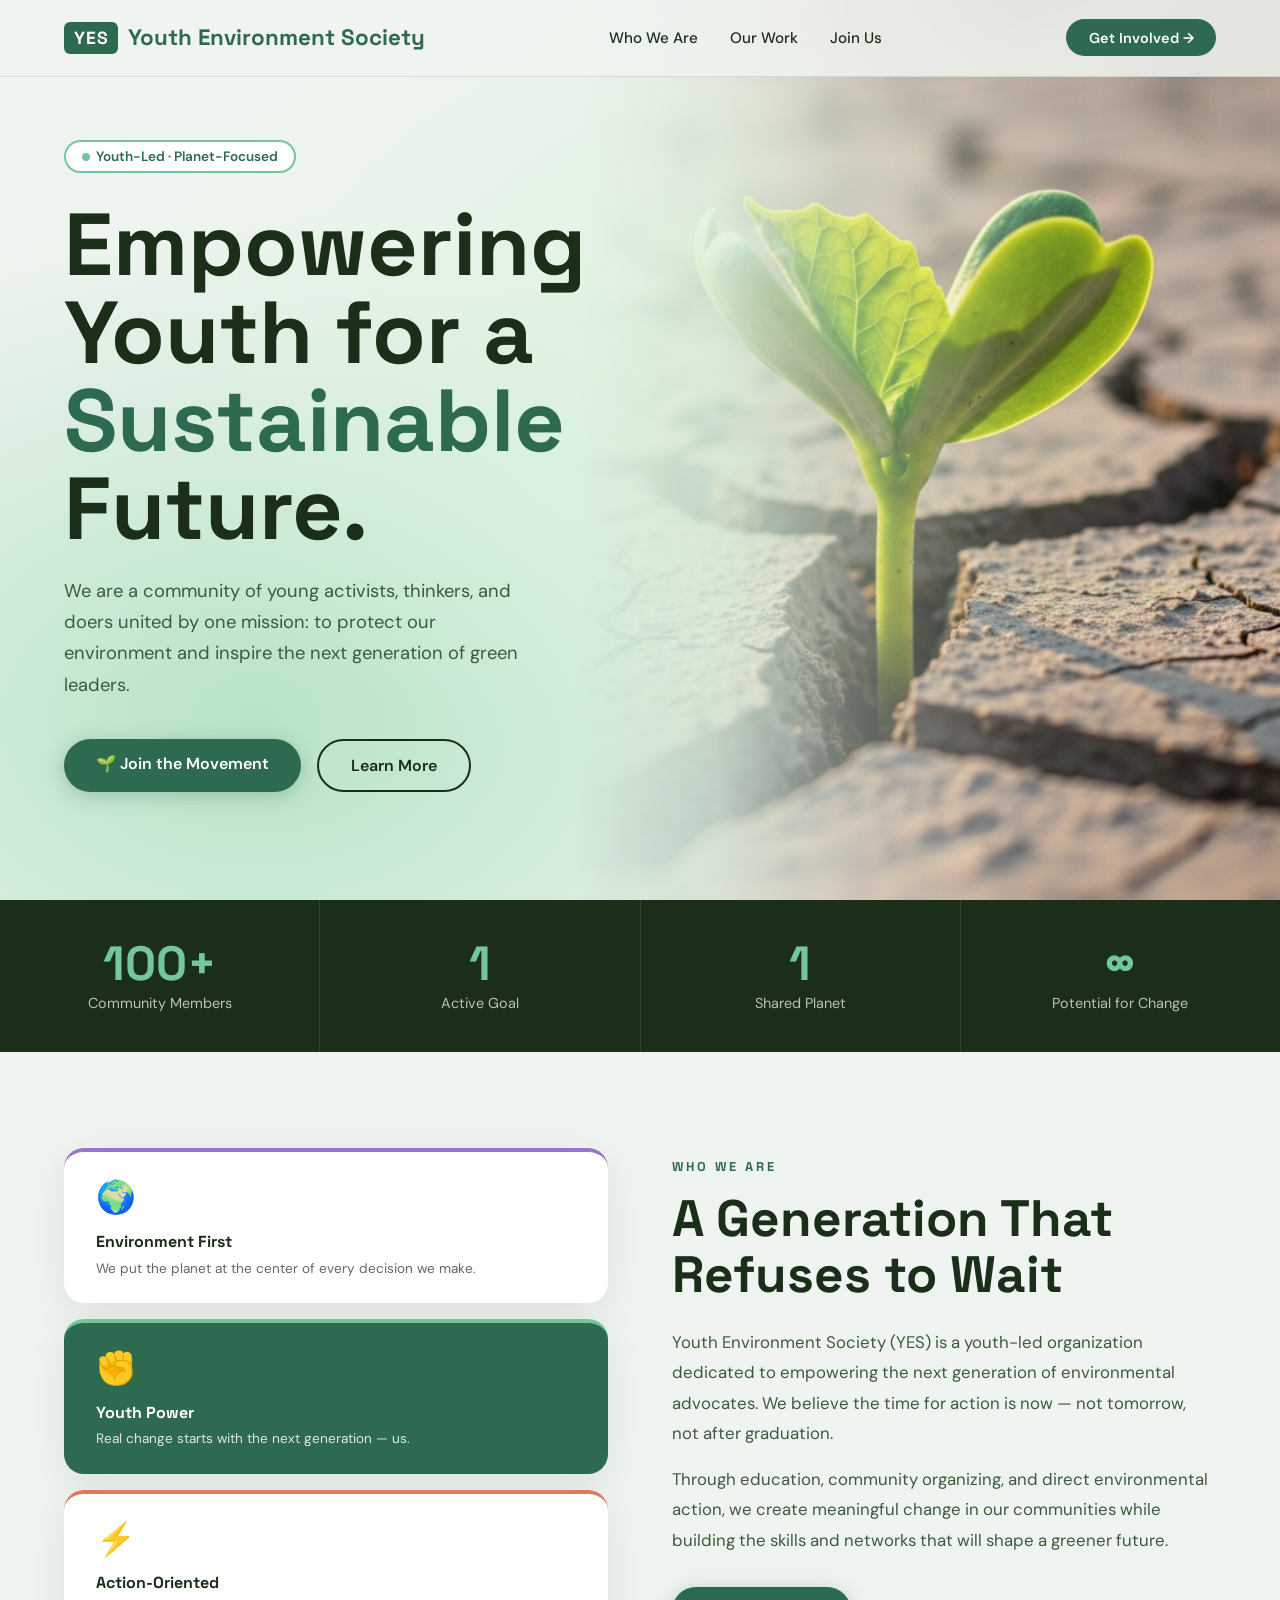
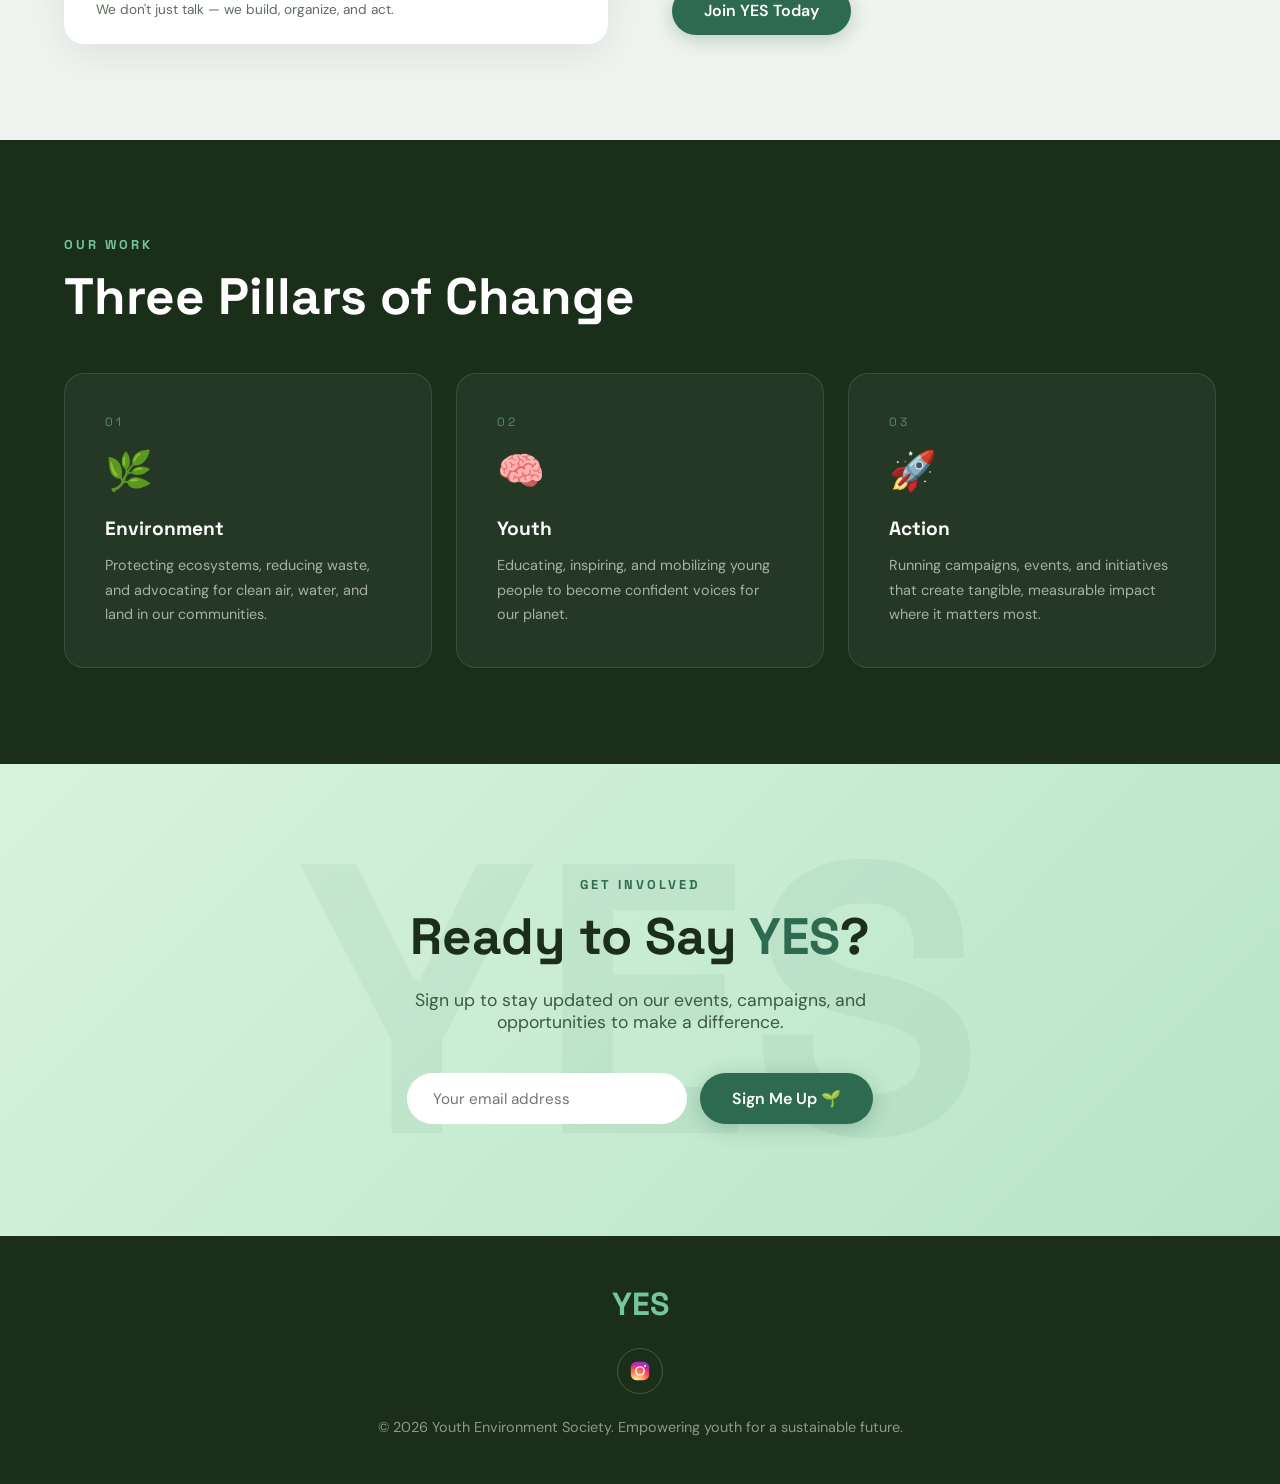
<file: yes-website-v2.html>
<!DOCTYPE html>
<html lang="en">

<head>
  <meta charset="UTF-8">
  <meta name="viewport" content="width=device-width, initial-scale=1.0">
  <title>Youth Environment Society — YES</title>
  <link
    href="https://fonts.googleapis.com/css2?family=Space+Grotesk:wght@400;600;700&family=DM+Sans:wght@300;400;500&display=swap"
    rel="stylesheet">
  <style>
    :root {
      --green: #2d6a4f;
      --lime: #74c69d;
      --bright: #b7e4c7;
      --yellow: #f4d35e;
      --pink: #e07a5f;
      --purple: #9b72cf;
      --bg: #f0f4f0;
      --dark: #1a2e1a;
    }

    * {
      margin: 0;
      padding: 0;
      box-sizing: border-box;
    }

    html {
      scroll-behavior: smooth;
    }

    body {
      font-family: 'DM Sans', sans-serif;
      background: var(--bg);
      color: var(--dark);
      overflow-x: hidden;
    }

    /* NAV */
    nav {
      position: fixed;
      top: 0;
      width: 100%;
      z-index: 100;
      display: flex;
      align-items: center;
      justify-content: space-between;
      padding: 1.2rem 5%;
      background: rgba(240, 244, 240, 0.85);
      backdrop-filter: blur(12px);
      border-bottom: 1px solid rgba(45, 106, 79, 0.15);
    }

    .logo {
      display: flex;
      align-items: center;
      gap: 0.6rem;
      font-family: 'Space Grotesk', sans-serif;
      font-weight: 800;
      font-size: 1.4rem;
      color: var(--green);
      text-decoration: none;
    }

    .logo-badge {
      background: var(--green);
      color: white;
      padding: 0.3rem 0.6rem;
      border-radius: 6px;
      font-size: 1.1rem;
      letter-spacing: 1px;
    }

    .nav-links {
      display: flex;
      gap: 2rem;
      list-style: none;
    }

    .nav-links a {
      font-size: 0.95rem;
      color: var(--dark);
      text-decoration: none;
      font-weight: 500;
      transition: color 0.2s;
    }

    .nav-links a:hover {
      color: var(--green);
    }

    .nav-cta {
      background: var(--green);
      color: white;
      padding: 0.6rem 1.4rem;
      border-radius: 50px;
      font-size: 0.9rem;
      font-weight: 600;
      text-decoration: none;
      transition: background 0.2s, transform 0.2s;
    }

    .nav-cta:hover {
      background: var(--dark);
      transform: scale(1.05);
    }

    /* HERO */
    .hero {
      min-height: 100vh;
      display: flex;
      align-items: center;
      padding: 6rem 5% 4rem;
      position: relative;
      overflow: hidden;
    }

    .hero-bg {
      position: absolute;
      inset: 0;
      z-index: 0;
      background: radial-gradient(ellipse at 70% 40%, #d8f3dc 0%, transparent 60%),
        radial-gradient(ellipse at 20% 80%, #b7e4c7 0%, transparent 50%);
    }

    /* ── PLANT IMAGE (v2 only) ── */
    .hero-plant {
      position: absolute;
      right: 0;
      top: 0;
      height: 100%;
      width: 55%;
      z-index: 1;
      pointer-events: none;
    }

    .hero-plant img {
      position: absolute;
      right: 0;
      top: 0;
      height: 100%;
      width: 100%;
      object-fit: cover;
      object-position: center top;
      /* fade from transparent on left → fully visible on right */
      -webkit-mask-image: linear-gradient(to right, transparent 0%, rgba(0, 0, 0, 0.15) 20%, rgba(0, 0, 0, 0.55) 40%, rgba(0, 0, 0, 0.85) 65%, black 100%);
      mask-image: linear-gradient(to right, transparent 0%, rgba(0, 0, 0, 0.15) 20%, rgba(0, 0, 0, 0.55) 40%, rgba(0, 0, 0, 0.85) 65%, black 100%);
    }



    .hero-content {
      position: relative;
      z-index: 2;
      max-width: 620px;
    }

    .hero-tag {
      display: inline-flex;
      align-items: center;
      gap: 0.4rem;
      background: white;
      border: 2px solid var(--lime);
      padding: 0.35rem 1rem;
      border-radius: 50px;
      font-size: 0.85rem;
      font-weight: 600;
      color: var(--green);
      margin-bottom: 1.8rem;
      animation: fadeUp 0.7s ease both;
    }

    .hero-tag span {
      width: 8px;
      height: 8px;
      background: var(--lime);
      border-radius: 50%;
      display: inline-block;
    }

    h1 {
      font-family: 'Space Grotesk', sans-serif;
      font-size: clamp(3rem, 7vw, 5.5rem);
      font-weight: 800;
      line-height: 1.0;
      color: var(--dark);
      margin-bottom: 1.4rem;
      animation: fadeUp 0.7s 0.1s ease both;
    }

    h1 em {
      color: var(--green);
      font-style: normal;
    }

    .hero-sub {
      font-size: 1.15rem;
      line-height: 1.7;
      color: #3d5a3d;
      max-width: 480px;
      margin-bottom: 2.4rem;
      animation: fadeUp 0.7s 0.2s ease both;
    }

    .hero-btns {
      display: flex;
      gap: 1rem;
      flex-wrap: wrap;
      animation: fadeUp 0.7s 0.3s ease both;
    }

    .btn-primary {
      background: var(--green);
      color: white;
      padding: 0.85rem 2rem;
      border-radius: 50px;
      font-weight: 600;
      font-size: 1rem;
      text-decoration: none;
      transition: transform 0.2s, box-shadow 0.2s;
      box-shadow: 0 4px 20px rgba(45, 106, 79, 0.3);
    }

    .btn-primary:hover {
      transform: translateY(-3px);
      box-shadow: 0 8px 30px rgba(45, 106, 79, 0.4);
    }

    .btn-secondary {
      background: transparent;
      color: var(--dark);
      padding: 0.85rem 2rem;
      border-radius: 50px;
      font-weight: 600;
      font-size: 1rem;
      text-decoration: none;
      border: 2px solid var(--dark);
      transition: background 0.2s, color 0.2s;
    }

    .btn-secondary:hover {
      background: var(--dark);
      color: white;
    }

    @keyframes fadeUp {
      from {
        opacity: 0;
        transform: translateY(24px);
      }

      to {
        opacity: 1;
        transform: translateY(0);
      }
    }

    /* STATS */
    .stats {
      display: flex;
      gap: 0;
      flex-wrap: wrap;
      background: var(--dark);
      color: white;
      padding: 0;
    }

    .stat {
      flex: 1;
      min-width: 200px;
      padding: 2.5rem 3rem;
      border-right: 1px solid rgba(255, 255, 255, 0.1);
      text-align: center;
      transition: background 0.3s;
    }

    .stat:last-child {
      border-right: none;
    }

    .stat:hover {
      background: var(--green);
    }

    .stat-number {
      font-family: 'Space Grotesk', sans-serif;
      font-size: 3rem;
      font-weight: 800;
      color: var(--lime);
      line-height: 1;
    }

    .stat-label {
      font-size: 0.9rem;
      opacity: 0.7;
      margin-top: 0.4rem;
    }

    /* WHO WE ARE */
    .section {
      padding: 6rem 5%;
    }

    .section-tag {
      font-family: 'Space Grotesk', sans-serif;
      font-weight: 700;
      font-size: 0.8rem;
      letter-spacing: 3px;
      text-transform: uppercase;
      color: var(--green);
      margin-bottom: 1rem;
    }

    .section-title {
      font-family: 'Space Grotesk', sans-serif;
      font-weight: 800;
      font-size: clamp(2rem, 4vw, 3.2rem);
      line-height: 1.1;
      color: var(--dark);
      margin-bottom: 1.5rem;
    }

    .who-grid {
      display: grid;
      grid-template-columns: 1fr 1fr;
      gap: 4rem;
      align-items: center;
    }

    .who-visual {
      display: flex;
      flex-direction: column;
      gap: 1rem;
    }

    .who-card {
      background: white;
      border-radius: 20px;
      padding: 1.5rem 2rem;
      box-shadow: 0 10px 40px rgba(0, 0, 0, 0.08);
    }

    .wc1 {
      border-top: 4px solid var(--purple);
    }

    .wc2 {
      border-top: 4px solid var(--pink);
    }

    .wc3 {
      border-top: 4px solid var(--lime);
      background: var(--green);
      color: white;
    }

    .wc-icon {
      font-size: 2rem;
      margin-bottom: 0.8rem;
    }

    .wc-title {
      font-family: 'Space Grotesk', sans-serif;
      font-weight: 700;
      font-size: 1rem;
      margin-bottom: 0.4rem;
    }

    .wc-desc {
      font-size: 0.85rem;
      opacity: 0.7;
      line-height: 1.5;
    }

    .wc3 .wc-desc {
      opacity: 0.85;
    }

    .who-text p {
      font-size: 1.05rem;
      line-height: 1.8;
      color: #3d5a3d;
      margin-bottom: 1rem;
    }

    /* PILLARS */
    .pillars {
      background: var(--dark);
    }

    .pillars .section-title {
      color: white;
    }

    .pillars .section-tag {
      color: var(--lime);
    }

    .pillars-grid {
      display: grid;
      grid-template-columns: repeat(3, 1fr);
      gap: 1.5rem;
      margin-top: 3rem;
    }

    .pillar {
      background: rgba(255, 255, 255, 0.05);
      border: 1px solid rgba(255, 255, 255, 0.1);
      border-radius: 20px;
      padding: 2.5rem;
      transition: background 0.3s, transform 0.3s;
      cursor: default;
    }

    .pillar:hover {
      background: rgba(116, 198, 157, 0.12);
      transform: translateY(-6px);
    }

    .pillar-num {
      font-family: 'Space Grotesk', sans-serif;
      font-size: 0.75rem;
      letter-spacing: 3px;
      color: var(--lime);
      opacity: 0.6;
      margin-bottom: 1rem;
    }

    .pillar-icon {
      font-size: 2.4rem;
      margin-bottom: 1.2rem;
    }

    .pillar h3 {
      font-family: 'Space Grotesk', sans-serif;
      font-weight: 700;
      font-size: 1.2rem;
      color: white;
      margin-bottom: 0.8rem;
    }

    .pillar p {
      font-size: 0.9rem;
      color: rgba(255, 255, 255, 0.6);
      line-height: 1.7;
    }

    /* JOIN */
    .join {
      text-align: center;
      padding: 7rem 5%;
      background: linear-gradient(135deg, #d8f3dc 0%, #b7e4c7 100%);
      position: relative;
      overflow: hidden;
    }

    .join::before {
      content: 'YES';
      position: absolute;
      font-family: 'Space Grotesk', sans-serif;
      font-weight: 800;
      font-size: 30vw;
      color: rgba(45, 106, 79, 0.06);
      top: 50%;
      left: 50%;
      transform: translate(-50%, -50%);
      white-space: nowrap;
      pointer-events: none;
    }

    .join .section-title {
      position: relative;
    }

    .join p {
      font-size: 1.1rem;
      color: #3d5a3d;
      max-width: 500px;
      margin: 0 auto 2.5rem;
      position: relative;
    }

    .join-form {
      display: flex;
      gap: 0.8rem;
      justify-content: center;
      flex-wrap: wrap;
      position: relative;
    }

    .join-form input {
      padding: 0.85rem 1.5rem;
      border-radius: 50px;
      border: 2px solid transparent;
      background: white;
      font-family: 'DM Sans', sans-serif;
      font-size: 0.95rem;
      width: 280px;
      outline: none;
      transition: border-color 0.2s;
    }

    .join-form input:focus {
      border-color: var(--green);
    }

    .join-form button {
      background: var(--green);
      color: white;
      padding: 0.85rem 2rem;
      border-radius: 50px;
      font-weight: 600;
      font-size: 1rem;
      border: none;
      cursor: pointer;
      font-family: 'DM Sans', sans-serif;
      transition: transform 0.2s, box-shadow 0.2s;
      box-shadow: 0 4px 20px rgba(45, 106, 79, 0.3);
    }

    .join-form button:hover:not(:disabled) {
      transform: translateY(-3px);
      box-shadow: 0 8px 30px rgba(45, 106, 79, 0.4);
    }

    .join-form button:disabled {
      opacity: 0.65;
      cursor: not-allowed;
    }

    .form-msg {
      width: 100%;
      text-align: center;
      font-size: 0.95rem;
      font-weight: 600;
      margin-top: 0.8rem;
      padding: 0.6rem 1.2rem;
      border-radius: 50px;
      display: none;
    }

    .form-msg.success {
      background: rgba(45, 106, 79, 0.12);
      color: var(--green);
      display: block;
    }

    .form-msg.error {
      background: rgba(224, 122, 95, 0.15);
      color: #b94a2c;
      display: block;
    }

    .form-msg.dup {
      background: rgba(244, 211, 94, 0.3);
      color: #7a6200;
      display: block;
    }

    /* FOOTER */
    footer {
      background: var(--dark);
      color: white;
      padding: 3rem 5%;
      text-align: center;
    }

    .footer-logo {
      font-family: 'Space Grotesk', sans-serif;
      font-weight: 800;
      font-size: 2rem;
      color: var(--lime);
      margin-bottom: 1rem;
    }

    footer p {
      opacity: 0.5;
      font-size: 0.9rem;
    }

    .social-links {
      display: flex;
      justify-content: center;
      gap: 1.2rem;
      margin: 1.5rem 0;
      list-style: none;
    }

    .social-links a {
      width: 46px;
      height: 46px;
      border-radius: 50%;
      border: 1px solid rgba(255, 255, 255, 0.2);
      display: flex;
      align-items: center;
      justify-content: center;
      color: white;
      text-decoration: none;
      transition: background 0.2s, border-color 0.2s, transform 0.2s;
    }

    .social-links a:hover {
      background: rgba(225, 48, 108, 0.25);
      border-color: #e1306c;
      transform: scale(1.12);
    }

    .social-links a svg {
      width: 22px;
      height: 22px;
    }

    /* ─── RESPONSIVE ──────────────────────────────────── */

    /* Tablet – 1024px */
    @media (max-width: 1024px) {
      .who-grid {
        gap: 2.5rem;
      }

      .wc1 {
        width: 200px;
      }

      .wc2 {
        width: 190px;
      }

      .wc3 {
        width: 180px;
      }

      .pillars-grid {
        grid-template-columns: repeat(2, 1fr);
      }

      h1 {
        font-size: clamp(2.4rem, 6vw, 4.5rem);
      }

      .hero-plant {
        width: 48%;
      }
    }

    /* Mobile – 768px */
    @media (max-width: 768px) {

      /* NAV */
      nav {
        padding: 1rem 4%;
        gap: 0.5rem;
      }

      .nav-links {
        display: none;
      }

      .logo {
        font-size: 1.1rem;
      }

      .nav-cta {
        padding: 0.5rem 1rem;
        font-size: 0.82rem;
      }

      /* HERO */
      .hero {
        padding: 5rem 4% 3rem;
        min-height: auto;
      }

      .hero-content {
        max-width: 100%;
      }

      /* Plant hidden on small screens so it doesn't crowd text */
      .hero-plant {
        display: none;
      }

      h1 {
        font-size: clamp(2rem, 8vw, 3.2rem);
        line-height: 1.1;
      }

      .hero-sub {
        font-size: 1rem;
        max-width: 100%;
      }

      .hero-btns {
        flex-direction: column;
        align-items: flex-start;
        gap: 0.75rem;
      }

      .btn-primary,
      .btn-secondary {
        width: 100%;
        text-align: center;
        padding: 0.8rem 1.5rem;
        font-size: 0.95rem;
      }



      /* STATS */
      .stat {
        flex: 1 1 50%;
        min-width: 0;
        padding: 1.8rem 1.5rem;
        border-right: none;
        border-bottom: 1px solid rgba(255, 255, 255, 0.1);
      }

      .stat-number {
        font-size: 2.2rem;
      }

      /* WHO WE ARE */
      .section {
        padding: 4rem 4%;
      }

      .who-grid {
        grid-template-columns: 1fr;
        gap: 2rem;
      }

      .who-visual {
        margin-bottom: 1rem;
      }

      /* PILLARS */
      .pillars-grid {
        grid-template-columns: 1fr;
        gap: 1rem;
        margin-top: 2rem;
      }

      .pillar {
        padding: 1.8rem;
      }

      /* JOIN */
      .join {
        padding: 5rem 4%;
      }

      .join-form {
        flex-direction: column;
        align-items: center;
      }

      .join-form input {
        width: 100%;
        max-width: 360px;
      }

      .join-form .btn-primary {
        width: 100%;
        max-width: 360px;
        text-align: center;
      }

      /* FOOTER */
      footer {
        padding: 2.5rem 4%;
      }
    }

    /* Small mobile – 480px */
    @media (max-width: 480px) {
      nav {
        padding: 0.9rem 4%;
      }

      .logo-badge {
        font-size: 0.9rem;
        padding: 0.2rem 0.45rem;
      }

      .logo {
        font-size: 0.95rem;
        gap: 0.4rem;
      }

      .nav-cta {
        font-size: 0.78rem;
        padding: 0.45rem 0.8rem;
      }

      h1 {
        font-size: clamp(1.7rem, 9vw, 2.6rem);
      }

      .section-title {
        font-size: clamp(1.5rem, 6vw, 2rem);
      }

      .stat {
        flex: 1 1 100%;
      }

      .stat-number {
        font-size: 2rem;
      }

      .pillar {
        padding: 1.4rem;
      }

      .footer-logo {
        font-size: 1.5rem;
      }
    }
  </style>
</head>

<body>

  <!-- NAV -->
  <nav>
    <a class="logo" href="#">
      <span class="logo-badge">YES</span>
      Youth Environment Society
    </a>
    <ul class="nav-links">
      <li><a href="#about">Who We Are</a></li>
      <li><a href="#pillars">Our Work</a></li>
      <li><a href="#join">Join Us</a></li>
    </ul>
    <a href="#join" class="nav-cta">Get Involved →</a>
  </nav>

  <!-- HERO -->
  <section class="hero">
    <div class="hero-bg"></div>

    <!-- Plant image: right side, fades toward left -->
    <div class="hero-plant">
      <img src="plant image.png" alt="Green plant">
    </div>



    <div class="hero-content">
      <div class="hero-tag">
        <span></span> Youth-Led · Planet-Focused
      </div>
      <h1>Empowering Youth for a <em>Sustainable</em> Future.</h1>
      <p class="hero-sub">We are a community of young activists, thinkers, and doers united by one mission: to protect
        our environment and inspire the next generation of green leaders.</p>
      <div class="hero-btns">
        <a href="#join" class="btn-primary">🌱 Join the Movement</a>
        <a href="#about" class="btn-secondary">Learn More</a>
      </div>
    </div>
  </section>

  <!-- STATS -->
  <div class="stats">
    <div class="stat">
      <div class="stat-number">100+</div>
      <div class="stat-label">Community Members</div>
    </div>
    <div class="stat">
      <div class="stat-number">1</div>
      <div class="stat-label">Active Goal</div>
    </div>
    <div class="stat">
      <div class="stat-number">1</div>
      <div class="stat-label">Shared Planet</div>
    </div>
    <div class="stat">
      <div class="stat-number">∞</div>
      <div class="stat-label">Potential for Change</div>
    </div>
  </div>

  <!-- WHO WE ARE -->
  <section class="section" id="about">
    <div class="who-grid">
      <div class="who-visual">
        <div class="who-card wc1">
          <div class="wc-icon">🌍</div>
          <div class="wc-title">Environment First</div>
          <div class="wc-desc">We put the planet at the center of every decision we make.</div>
        </div>
        <div class="who-card wc3">
          <div class="wc-icon">✊</div>
          <div class="wc-title">Youth Power</div>
          <div class="wc-desc">Real change starts with the next generation — us.</div>
        </div>
        <div class="who-card wc2">
          <div class="wc-icon">⚡</div>
          <div class="wc-title">Action-Oriented</div>
          <div class="wc-desc">We don't just talk — we build, organize, and act.</div>
        </div>
      </div>

      <div class="who-text">
        <div class="section-tag">Who We Are</div>
        <h2 class="section-title">A Generation That Refuses to Wait</h2>
        <p>Youth Environment Society (YES) is a youth-led organization dedicated to empowering the next generation of
          environmental advocates. We believe the time for action is now — not tomorrow, not after graduation.</p>
        <p>Through education, community organizing, and direct environmental action, we create meaningful change in our
          communities while building the skills and networks that will shape a greener future.</p>
        <a href="#join" class="btn-primary" style="display:inline-block; margin-top: 1rem;">Join YES Today</a>
      </div>
    </div>
  </section>

  <!-- PILLARS -->
  <section class="section pillars" id="pillars">
    <div class="section-tag">Our Work</div>
    <h2 class="section-title">Three Pillars of Change</h2>

    <div class="pillars-grid">
      <div class="pillar">
        <div class="pillar-num">01</div>
        <div class="pillar-icon">🌿</div>
        <h3>Environment</h3>
        <p>Protecting ecosystems, reducing waste, and advocating for clean air, water, and land in our communities.</p>
      </div>
      <div class="pillar">
        <div class="pillar-num">02</div>
        <div class="pillar-icon">🧠</div>
        <h3>Youth</h3>
        <p>Educating, inspiring, and mobilizing young people to become confident voices for our planet.</p>
      </div>
      <div class="pillar">
        <div class="pillar-num">03</div>
        <div class="pillar-icon">🚀</div>
        <h3>Action</h3>
        <p>Running campaigns, events, and initiatives that create tangible, measurable impact where it matters most.</p>
      </div>
    </div>
  </section>

  <!-- JOIN -->
  <section class="join" id="join">
    <div class="section-tag" style="position:relative">Get Involved</div>
    <h2 class="section-title">Ready to Say <em style="color:var(--green); font-style:normal">YES</em>?</h2>
    <p>Sign up to stay updated on our events, campaigns, and opportunities to make a difference.</p>
    <form id="signup-form" class="join-form" onsubmit="submitEmail(event)">
      <input id="email-input" type="email" placeholder="Your email address" required>
      <button id="signup-btn" type="submit">Sign Me Up 🌱</button>
      <div id="form-msg" class="form-msg"></div>
    </form>
  </section>

  <script>
    // ──────────────────────────────────────────────────
    //  1) Google Apps Script'i deploy ettikten sonra
    //     aşağıdaki URL'i kendi Web App URL'inle değiştir.
    // ──────────────────────────────────────────────────
    var SCRIPT_URL = 'https://script.google.com/macros/s/AKfycbw7mcXdCSm6708I0Xaonnz4zx_KQi0y2K37fmVc2jopJTMOAPlEV_Q49n2Bf__UhVoZMg/exec';

    function submitEmail(e) {
      e.preventDefault();

      var email = document.getElementById('email-input').value.trim();
      var btn = document.getElementById('signup-btn');
      var msgEl = document.getElementById('form-msg');

      // Henüz URL girilmemişse uyar
      if (SCRIPT_URL === 'YOUR_APPS_SCRIPT_WEB_APP_URL_HERE') {
        showMsg(msgEl, 'Please enter the Apps Script URL first!', 'error');
        return;
      }

      btn.disabled = true;
      btn.textContent = 'Sending...';
      msgEl.className = 'form-msg';
      msgEl.style.display = 'none';

      var formData = new FormData();
      formData.append('email', email);

      fetch(SCRIPT_URL, { method: 'POST', body: formData })
        .then(function (res) { return res.json(); })
        .then(function (data) {
          if (data.result === 'success') {
            showMsg(msgEl, '🌱 Great! We added you to the list.', 'success');
            document.getElementById('email-input').value = '';
          } else if (data.result === 'duplicate') {
            showMsg(msgEl, '✅ This email is already added!', 'dup');
          } else {
            showMsg(msgEl, '⚠️ An error occurred: ' + (data.message || 'tekrar dene'), 'error');
          }
        })
        .catch(function () {
          showMsg(msgEl, '⚠️ An error occurred Please try again.', 'error');
        })
        .finally(function () {
          btn.disabled = false;
          btn.textContent = 'Sign Me Up 🌱';
        });
    }

    function showMsg(el, text, type) {
      el.textContent = text;
      el.className = 'form-msg ' + type;
    }
  </script>

  <!-- FOOTER -->
  <footer>
    <div class="footer-logo">YES</div>
    <ul class="social-links">
      <li>
        <a href="https://www.instagram.com/youthensoc" target="_blank" aria-label="Instagram">
          <svg viewBox="0 0 24 24" fill="none" xmlns="http://www.w3.org/2000/svg">
            <defs>
              <radialGradient id="ig-grad" cx="30%" cy="107%" r="150%">
                <stop offset="0%" stop-color="#fdf497" />
                <stop offset="5%" stop-color="#fdf497" />
                <stop offset="45%" stop-color="#fd5949" />
                <stop offset="60%" stop-color="#d6249f" />
                <stop offset="90%" stop-color="#285AEB" />
              </radialGradient>
            </defs>
            <rect x="2" y="2" width="20" height="20" rx="6" ry="6" fill="url(#ig-grad)" />
            <circle cx="12" cy="12" r="4.5" stroke="white" stroke-width="1.6" fill="none" />
            <circle cx="17.5" cy="6.5" r="1.1" fill="white" />
          </svg>
        </a>
      </li>
    </ul>
    <p>© 2026 Youth Environment Society. Empowering youth for a sustainable future.</p>
  </footer>

</body>

</html>
</file>
